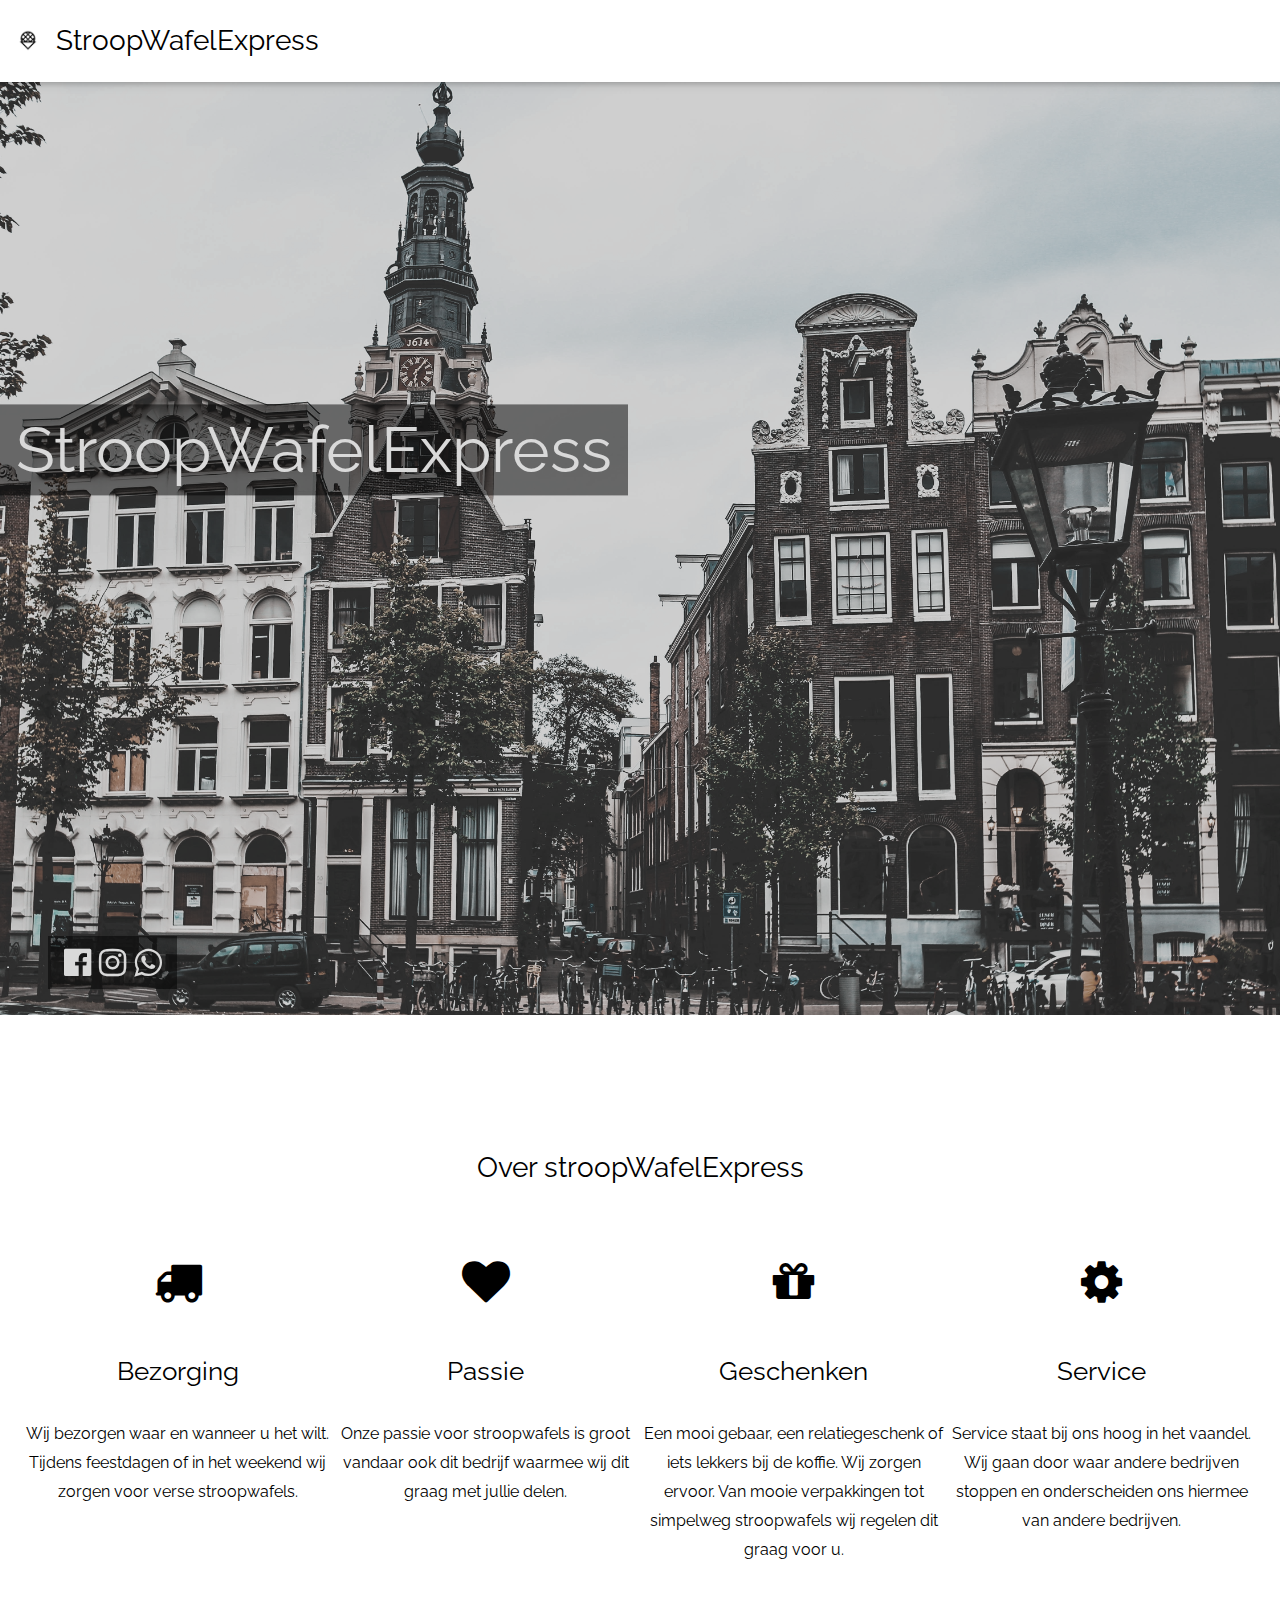
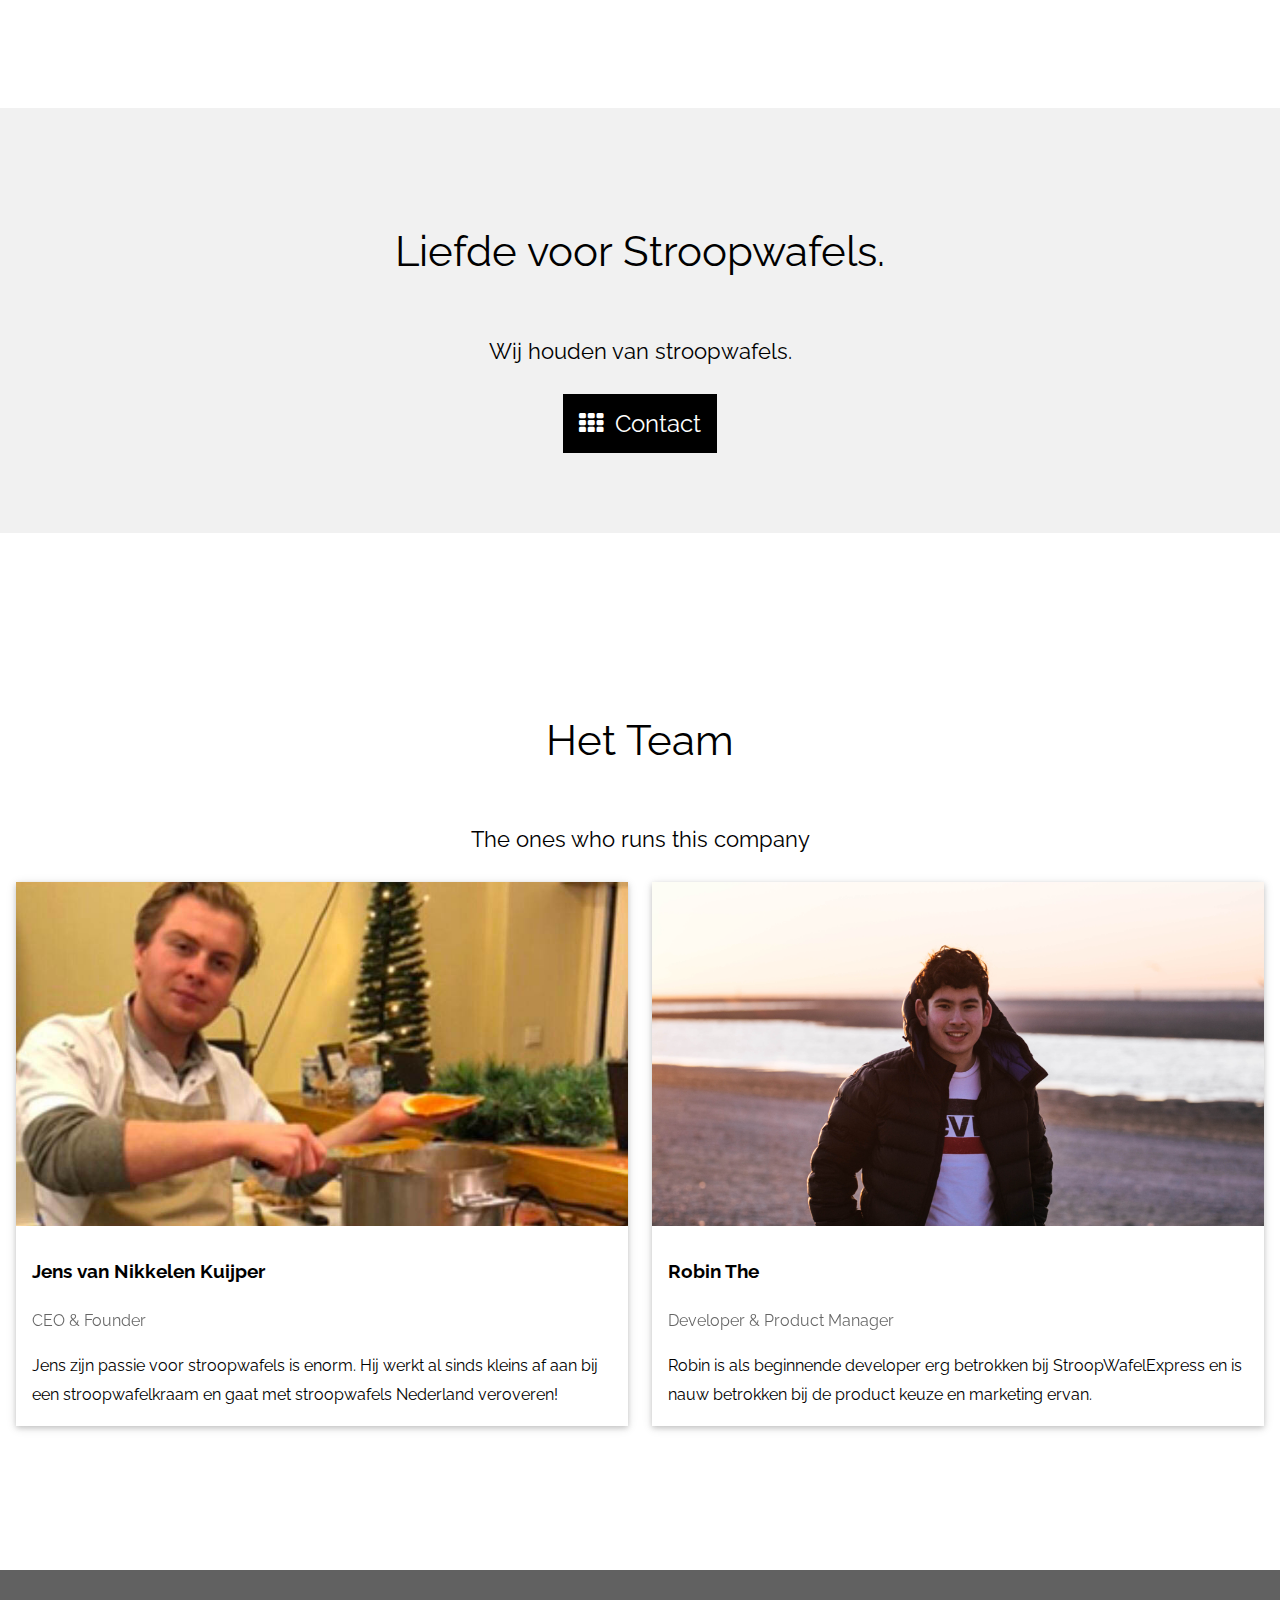
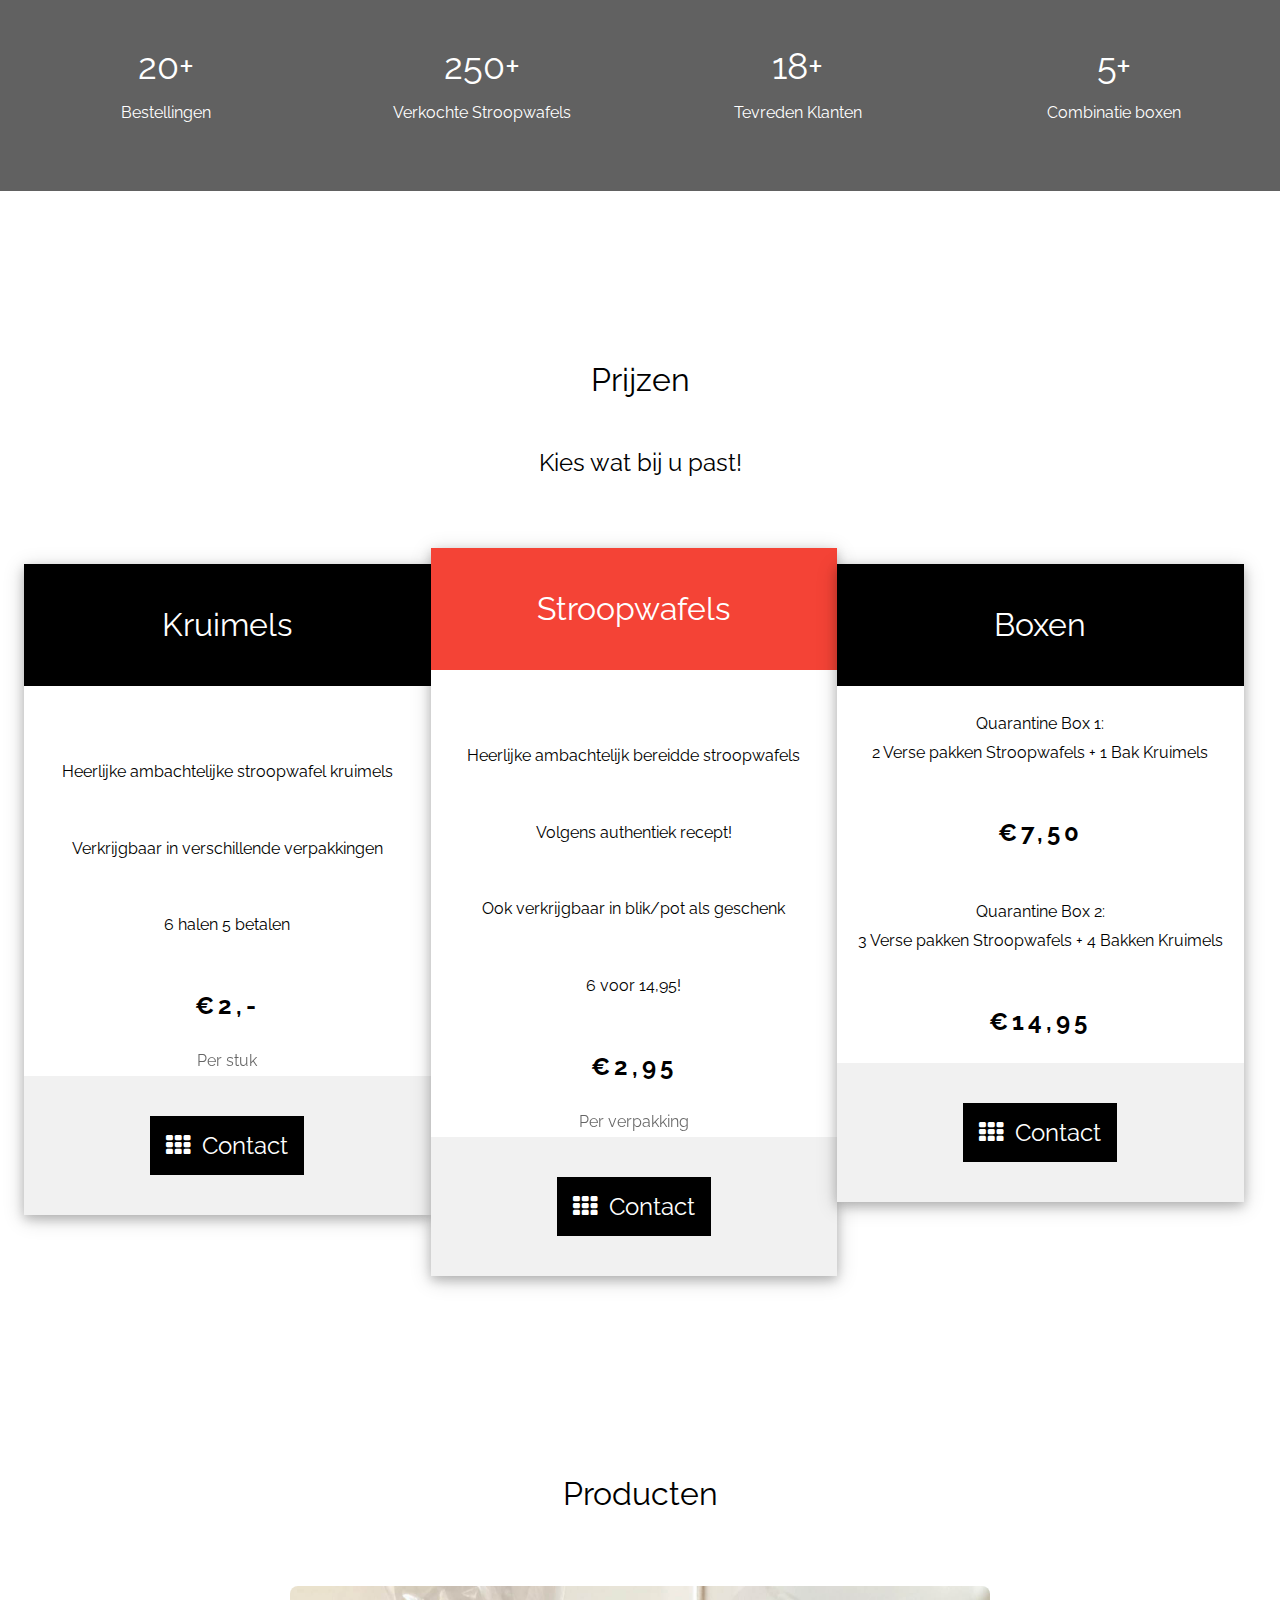
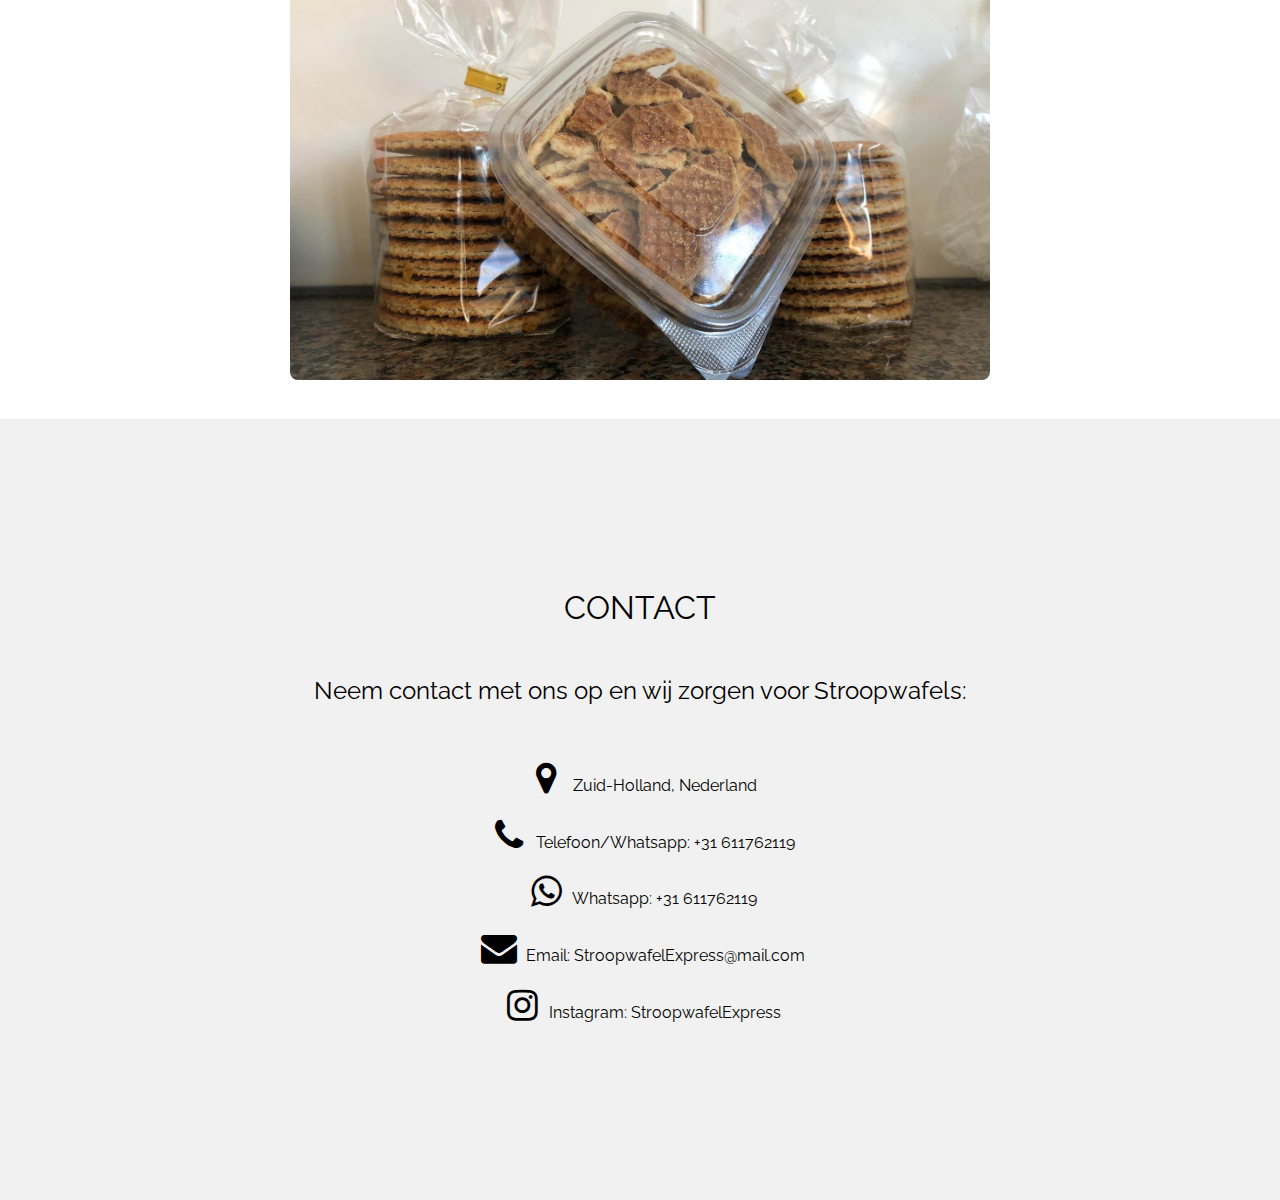
<file: index.html>
<!DOCTYPE html>
<html>
  <head>
    <title>StroopWafelExpress</title>
    <meta charset="UTF-8">
    <meta name="viewport" content="width=device-width, intial-scale=1">
    <link rel="stylesheet" href="styles.css">
    <link rel="stylesheet" href="https://fonts.googleapis.com/css?family=Raleway">
    <link rel="stylesheet" href="https://cdnjs.cloudflare.com/ajax/libs/font-awesome/4.7.0/css/font-awesome.min.css">
  </head>
    <style>
        body, h1, h2, h3, h4, h5, h6 {font-family: Raleway, sans-serif;}
        body, html {
          height: 100%;
          line-height: 1.8;
        }
    </style>

    <!-- NAV-BAR -->
    <body>
        <div class="top">
            <div class="bar white card" id="navBar">
                <img src="stroopwafelexpress.png">
                <a href="#home" class="button" style="font-size: 28px;">StroopWafelExpress</a>
            </div>
        </div> 

        <header class="img1" id="home">
            <div class="left text-white" style="position: center;">
                <span class="jumbo span1">StroopWafelExpress</span>
            </div>
            <div class="bottomleft text-white" style="padding:24px 48px">
                <span class= "span1 text1">
                    <i class="fa fa-facebook-official hover" onclick="location.href = 'https://www.facebook.com/Stroopwafel-Express-105904081042845/?__tn__=%2Cd%2CP-R&eid=ARB5Hw10-Lwqw8TN4xb582l-2AJA1jP-yP816hAcEWuY7XwpGq7weOIFTBJjmNfb7nBw54PQ9Ae52ZZd';"></i>
                    <i class="fa fa-instagram hover" onclick="contact"></i>
                    <i class="fa fa-whatsapp hover" onclick="contact"></i>
                </span>
            </div>
        </header>
        <div class="container center" style="padding:128px 16px" id="over">
            <a style="font-size: 28px;">Over stroopWafelExpress</a>
            <div class="center rij" style="margin-top:64px">
                <div class="kwart">
                  <i class="fa fa-truck mbottom" style="font-size:48px;"></i>
                  <p style="font-size:26px;">Bezorging</p>
                  <p>Wij bezorgen waar en wanneer u het wilt. Tijdens feestdagen of in het weekend wij zorgen voor verse stroopwafels.</p>
                </div>
                <div class="kwart">
                  <i class="fa fa-heart mbottom" style="font-size:48px;"></i>
                  <p style="font-size:26px;">Passie</p>
                  <p>Onze passie voor stroopwafels is groot vandaar ook dit bedrijf waarmee wij dit graag met jullie delen.</p>
                </div>
                <div class="kwart">
                  <i class="fa fa-gift mbottom" style="font-size:48px;"></i>
                  <p style="font-size:26px;">Geschenken</p>
                  <p>Een mooi gebaar, een relatiegeschenk of iets lekkers bij de koffie. Wij zorgen ervoor. Van mooie verpakkingen tot simpelweg stroopwafels wij regelen dit graag voor u.</p>
                </div>
                <div class="kwart">
                  <i class="fa fa-cog mbottom" style="font-size:48px;"></i>
                  <p style="font-size:26px;">Service</p>
                  <p>Service staat bij ons hoog in het vaandel. Wij gaan door waar andere bedrijven stoppen en onderscheiden ons hiermee van andere bedrijven.</p>
                </div>
              </div>
        </div>
        <div class="container light-grey" style="padding:64px 16px">
            <div class="center rij">
              <div class="kolom2">
                <p style="font-size:42px;">Liefde voor Stroopwafels.</p>
                <p style="font-size:22px;">Wij houden van stroopwafels.</p>
                <p><a href="#contact" class="button black"><i class="fa fa-th"> </i> Contact</a></p>
              </div>
              <div class="kolom2">
                <img class="hide" src="NL2.jpg">
              </div>
            </div>
          </div>
        <div class="container" style="padding: 128px 16px" id="team">
            <p class="center" style="font-size:42px;">Het Team</p>
            <p class="center" style="font-size:22px;">The ones who runs this company</p>
            <div class="kolom2-l marge-bodem">
                <div class="card">
                  <img src="Jens-1.jpg" style="width:100%">
                  <div class="container">
                    <h3>Jens van Nikkelen Kuijper</h3>
                    <p class="opacity">CEO & Founder</p>
                    <p>Jens zijn passie voor stroopwafels is enorm. Hij werkt al sinds kleins af aan bij een stroopwafelkraam en gaat met stroopwafels Nederland veroveren!</p>
                  </div>
                </div>
            </div>
            <div class="kolom2-r marge-bodem">
                <div class="card">
                  <img src="Robin-1.jpg" style="width:100%">
                  <div class="container">
                    <h3>Robin The</h3>
                    <p class="opacity">Developer & Product Manager</p>
                    <p>Robin is als beginnende developer erg betrokken bij StroopWafelExpress en is nauw betrokken bij de product keuze en marketing ervan.</p>
                  </div>
                </div>
            </div>
        </div>
        <div class="container rij center dark-grey padding-64">
            <div class="kwarts">
              <span class="sjumbo">20+</span>
              <br>Bestellingen
            </div>
            <div class="kwarts">
              <span class="sjumbo">250+</span>
              <br>Verkochte Stroopwafels
            </div>
            <div class="kwarts">
              <span class="sjumbo">18+</span>
              <br>Tevreden Klanten
            </div>
            <div class="kwarts">
              <span class="sjumbo">5+</span>
              <br>Combinatie boxen
            </div>
          </div>
          <div class="container center" style="padding:128px 16px" id="pricing">
            <p style="font-size: 32px;">Prijzen</p>
            <p style="font-size: 24px;">Kies wat bij u past!</p>
            <div class="rij" style="margin-top:64px">
              <div class="drie section">
                <ul class="ul wit hschaduw">
                  <li class="black padding-32" style="font-size: 32px;">Kruimels</li>
                  <li class="padding-24">
                  <li class="padding-24">Heerlijke ambachtelijke stroopwafel kruimels</li>
                  <li class="padding-24">Verkrijgbaar in verschillende verpakkingen</li>
                  <li class="padding-24">6 halen 5 betalen</li>
                    <h2 class="prijs">€2,-</h2>
                    <span class="opacity">Per stuk</span>
                  </li>
                  <li class="light-grey padding-24">
                    <p><a href="#contact" class="button black"><i class="fa fa-th"> </i> Contact</a></p>
                  </li>
                </ul>
              </div>
              <div class="drie">
                <ul class="ul wit hschaduw">
                  <li class="black padding-32 red" style="font-size: 32px;">Stroopwafels</li>
                  <li class="padding-24">
                  <li class="padding-24">Heerlijke ambachtelijk bereidde stroopwafels</li>
                  <li class="padding-24">Volgens authentiek recept!</li>
                  <li class="padding-24">Ook verkrijgbaar in blik/pot als geschenk</li>
                  <li class="padding-24">6 voor 14,95!</li>
                    <h2 class="prijs">€2,95</h2>
                    <span class="opacity">Per verpakking</span>
                  </li>
                  <li class="light-grey padding-24">
                    <p><a href="#contact" class="button black"><i class="fa fa-th"> </i> Contact</a></p>
                </li>
                </ul>
              </div>
              <div class="drie section">
                <ul class="ul white hschaduw">
                  <li class="black padding-32" style="font-size: 32px;">Boxen</li>
                  <li class="padding-24">Quarantine Box 1: <br> 2 Verse pakken Stroopwafels + 1 Bak Kruimels</li>
                  <h2 class="prijs">€7,50</h2>
                  <li class="padding-24">Quarantine Box 2: <br> 3 Verse pakken Stroopwafels + 4 Bakken Kruimels</li>
                    <h2 class="prijs">€14,95</h2>
                  </li>
                  <li class="light-grey padding-24">
                    <p><a href="#contact" class="button black"><i class="fa fa-th"> </i> Contact</a></p>
                </li>
                </ul>
              </div>
            </div>
          </div>

          <div class="rij hide3" style="padding:128px 16px">
            <p class="center" style="font-size: 32px;">Producten</p>
            <div class="rij" style="margin-top: 64px;">
              <div class="kolom m2 center">
                <img class="round-large" src="S1-1.jpg" width="700" height="394">
                <img class="hide round-large" src="S1-1.jpg" width="700" height="394">
                <img class="hide round-large" src="NL2.jpg" width="700" height="394">
                <img class="hide round-large" src="NL2.jpg" width="700" height="394">
              </div>
            </div>
          </div>

          <div class="center container light-grey" style="padding:128px 16px" id="contact">
            <p style="font-size: 32px;">CONTACT</p>
            <p style="font-size: 24px;">Neem contact met ons op en wij zorgen voor Stroopwafels:</p>
            <div style="margin-top:48px">
              <p><i class="fa fa-map-marker fa-fw xl marge-rechts"></i> Zuid-Holland, Nederland</p>
              <p><i class="fa fa-phone fa-fw xl marge-rechts"></i> Telefoon/Whatsapp: +31 611762119</p>
              <p><i class="fa fa-whatsapp fa-fw xl marge-rechts"></i> Whatsapp: +31 611762119</p>
              <p><i class="fa fa-envelope fa-fw xl marge-rechts"> </i> Email: StroopwafelExpress@mail.com</p>
              <p><i class="fa fa-instagram fa-fw xl marge-rechts"> </i> Instagram: StroopwafelExpress</p>

              <br>
            </div>
          </div>
    </body>
</html>
</file>
<file: styles.css>
body, html {
    margin: 0;
    padding: 0;
  }
.top{
    position:fixed;
    width:100%;
    z-index:1
}
.bar{
    position:static;
    width:100%;
    display:inline-block;
    padding:8px 16px;
    /* float:left; */
    border:none;
    white-space:normal;
    display:flex;
    flex-direction: row;
    justify-content: flex-start;
    align-items: center;
}
    
.bar img{
    height: 24px;
}

.card{
    box-shadow:0 2px 5px 0 rgba(0,0,0,0.16),0 2px 10px 0 rgba(0,0,0,0.12)
}
.button{
    border:none;
    display:inline-block;
    padding:8px 16px;
    vertical-align:middle;
    overflow:hidden;
    text-decoration:none;
    color:inherit;
    background-color:inherit;
    text-align:center;
    cursor:pointer;
    white-space:nowrap;
    font-size: 24px;
}


.left{
    padding-top: 100vh;
    left:0%;
    transform:translate(0%,-50%);
    -ms-transform:translate(-0%,-50%)
  }

.span1{
    background: rgba(0,0,0,0.5);
    padding:8px 16px;
}
.bottomleft{
    position: fixed;
    left:0;
    bottom:0
}
.hover:hover{
    opacity: 0.6;
}
.hover:off{
    opacity: 1;
}
.container{
    position: relative;
    padding:0.01em 16px;
}
.container:before, .container:after{
    content:"";
    display:table;
    clear:both
}
.center{
    width:auto;
    text-align:center;
}
.rij{
    padding:0 8px;
}
.rij:before,.rij:after{
    content:"";
    display:table;
    clear:both
}

.kwart{
    float: left;
    width:24.99999%;
}
.kwarts{
    float: left;
    width:24.99999%;
}

@media(max-width: 1000px) {
    .kwart{
        width: 100%;
    }
    .kwarts{
        width: 50%;
    }
}

.mbottom{
    margin-bottom:16px;
    
}
.kolom2{
    float: left;
    width:49.99999%;
}
.kolom2-l{
    float: left;
    width:49%;
}
.kolom2-r{
    float: right;
    width:49%;
}
.hide{
    display: none;
}
.hide2{
    display: none;
}
.hide3{
    display: none;
}
@media(min-width:800px) {
    .hide3{
        display: initial;
    }
}

@media(max-width:500px) {
    .kolom2-l{
        width: 100%;
    }
    .kolom2-r{
        width: 100%;
    }
}
@media(max-width:1455px) {
    .kolom2{
        width: 100%;
    }
}

@media(min-width:1455px) {
    .hide{
        display: initial;
        border-radius:8px;
        width: 700px;
        height: 394px
    }
}

.round-large{
    border-radius:8px;
}
.marge-bodem{
    margin-bottom:16px!important;
}
.card{
    box-shadow:0 2px 5px 0 rgba(0,0,0,0.16),0 2px 10px 0 rgba(0,0,0,0.12);
}
.opacity{
    opacity: 0.60;
}

.padding-64{
    padding-top:64px!important;
    padding-bottom:64px!important;
}
.padding-32{
    padding-top:32px!important;
    padding-bottom:32px!important;
}
.padding-24{
    padding-top:24px!important;
    padding-bottom:24px!important
}
.padding-l{
    padding:12px 24px!important
}
.drie{
    float:left;
    width:33%;
}
@media(max-width: 800px) {
    .drie{
        width: 100%;
    }
}
.section{
    margin-top:16px!important;
    margin-bottom:16px!important;
}
.ul{
    list-style-type:none;
    padding:0;
    margin:0;
}

.hschaduw{
    box-shadow:0 4px 10px 0 rgba(0,0,0,0.2),0 4px 20px 0 rgba(0,0,0,0.19);
}


.kolom.m2{
    float: middle;
}
/* Tekst: */

.prijs{
    letter-spacing:4px;
}

.xl{
    font-size:36px!important
}

.jumbo{
    font-size:9vw;
}
.sjumbo{
    font-size:36px!important;
    
}

.text1{
    font-size: 9vw;  
}

.symbol{
    font-size:48px;
}
@media(min-width: 711px) {
    .jumbo{
        font-size: 64px;
    }
    
}

@media(min-width: 355px) {
    .text1{
        font-size: 32px;
    }
}

.text2{
    font-size: 2vw;
}
@media(min-width:722px) {
    .text2{
        font-size: 24px;
    }
}
/* Colors: */

.wit{
    color:#000!important;
    background-color:#fff!important;
}

.white{
    color:#000;
    background-color:#fff
}

.dark-grey{
    color:#fff!important;
    background-color:#616161!important;
}

.black{
    color:#fff!important;
    background-color:#000!important;
}
.red{
    color:#fff!important;
    background-color:#f44336!important
}

.light-grey{
    color:#000!important;
    background-color:#f1f1f1!important;
}

.text-white{
    color:#fff;
}
.text-grey{
    color:#757575
}

/* Foto's: */

.img{
    max-width:100%;
    height:auto
}

.img1{
    background-position: center;
    background-size: cover;
    background-image: url("NL1.jpg");
    min-height: 100vh;
    /* min-width: 100vw; */
    filter:grayscale(70%) brightness(85%)
}

.img2{
    background-position: center;
    background-size: cover;
    background-image: url("NL2.jpg");
    min-height: 100%;
    position: relative;
    width:100%;
    filter:grayscale(70%) brightness(85%)
}
</file>
